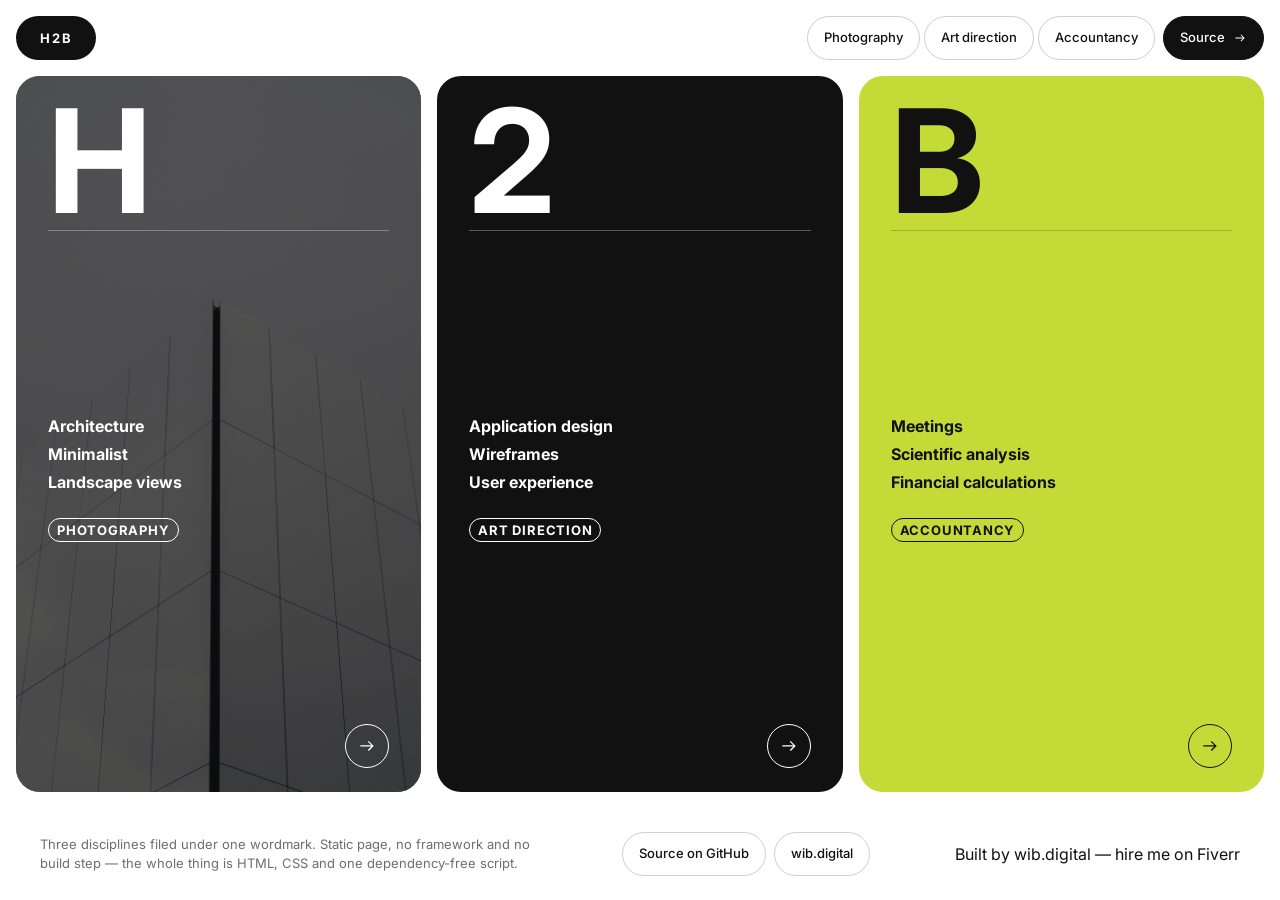
<file: index.html>
<!DOCTYPE html>
<html lang="en">
<head>
  <meta charset="utf-8">
  <meta name="viewport" content="width=device-width, initial-scale=1">
  <!-- Built by Pablo Nieto Pérez — wib.digital
       Need changes or a new build? https://www.fiverr.com/pablonietop -->
  <meta name="author" content="Pablo Nieto Pérez — wib.digital">
  <link rel="author" href="https://www.fiverr.com/pablonietop">

  <title>WIB - H2B Portfolio</title>
  <link rel="icon" href="favicon.ico" sizes="any">
  <link rel="icon" type="image/svg+xml" href="favicon.svg">
  <link rel="icon" type="image/png" href="favicon-96x96.png" sizes="96x96">
  <link rel="apple-touch-icon" href="apple-touch-icon.png">
  <meta name="description" content="A single-page concept layout: three panels — photography, art direction and accountancy — that expand as you move across them. No frameworks, no build step.">
  <link rel="canonical" href="https://pablowib.github.io/H2B-Portfolio/">

  <meta property="og:type" content="website">
  <meta property="og:url" content="https://pablowib.github.io/H2B-Portfolio/">
  <meta property="og:title" content="H2B — Photography, art direction and accountancy in one page">
  <meta property="og:description" content="A single-page concept layout: three panels — photography, art direction and accountancy — that expand as you move across them. No frameworks, no build step.">
  <meta property="og:image" content="https://pablowib.github.io/H2B-Portfolio/assets/img/logo/h2b-logo.png">
  <meta property="og:image:width" content="512">
  <meta property="og:image:height" content="512">
  <meta property="og:image:alt" content="H2B badge: a navy ring around three figures over a globe outline.">

  <link rel="preconnect" href="https://fonts.googleapis.com">
  <link rel="preconnect" href="https://fonts.gstatic.com" crossorigin>
  <link rel="stylesheet" href="https://fonts.googleapis.com/css2?family=Inter:wght@400;500;700&amp;display=swap">

  <link rel="stylesheet" href="assets/css/base.css">
  <link rel="stylesheet" href="assets/css/layout.css">
  <link rel="stylesheet" href="assets/css/components.css">

  <script src="assets/js/main.js" defer></script>
  <script type="application/ld+json">
  {
    "@context": "https://schema.org",
    "@type": "Person",
    "name": "Pablo Nieto Pérez",
    "url": "https://wib.digital",
    "jobTitle": "Web Designer and Developer",
    "sameAs": [
      "https://www.fiverr.com/pablonietop",
      "https://www.linkedin.com/in/pablo-nieto-perez-39a530292"
    ]
  }
  </script>
</head>
<body>
  <a class="skip-link" href="#panels">Skip to the panels</a>

  <header class="site-header">
    <h1 class="wordmark">
      H2B<span class="sr-only"> — photography, art direction and accountancy</span>
    </h1>

    <nav class="site-nav" aria-label="Disciplines">
      <ul class="site-nav__list">
        <li><a class="pill" href="#photography">Photography</a></li>
        <li><a class="pill" href="#art-direction">Art direction</a></li>
        <li><a class="pill" href="#accountancy">Accountancy</a></li>
      </ul>
      <a class="pill pill--solid" href="https://github.com/pabloWIB/H2B-Portfolio" target="_blank" rel="noopener">
        Source
        <svg class="icon" viewBox="0 -960 960 960" width="14" height="14" aria-hidden="true" focusable="false">
          <path fill="currentColor" d="m561-242-43-42 168-168H160v-60h526L517-681l43-42 241 241-240 240Z"></path>
        </svg>
      </a>
    </nav>

    <button class="menu-toggle pill" type="button" aria-expanded="false" aria-controls="mobile-menu">
      <span>Menu</span>
      <span class="menu-toggle__icon" aria-hidden="true"></span>
    </button>
  </header>

  <div class="mobile-menu" id="mobile-menu" role="dialog" aria-modal="true" aria-label="Menu" hidden>
    <nav class="mobile-menu__nav" aria-label="Disciplines and links">
      <ul class="mobile-menu__list">
        <li><a href="#photography">Photography</a></li>
        <li><a href="#art-direction">Art direction</a></li>
        <li><a href="#accountancy">Accountancy</a></li>
      </ul>
      <ul class="mobile-menu__list mobile-menu__list--secondary">
        <li><a href="https://github.com/pabloWIB/H2B-Portfolio" target="_blank" rel="noopener">Source on GitHub</a></li>
        <li><a href="https://wib.digital" target="_blank" rel="noopener">wib.digital</a></li>
      </ul>
    </nav>
  </div>

  <main>
    <section class="panels" id="panels" aria-label="Disciplines">

      <article class="panel panel--photography" id="photography" aria-labelledby="photography-title">
        <img class="panel__media"
             src="assets/img/content/architecture-glass-facade.jpg"
             alt="The corner of a glass office tower rising into a flat grey sky."
             width="485" height="722" fetchpriority="high">
        <div class="panel__inner">
          <p class="panel__letter" aria-hidden="true">H</p>
          <div class="panel__body">
            <ul class="panel__topics">
              <li>Architecture</li>
              <li>Minimalist</li>
              <li>Landscape views</li>
            </ul>
            <p class="panel__text" id="photography-text">
              Explore modern places and build a photo collection for creators to use in
              website projects, shot by <span>talented photographers</span> from around
              the world.
            </p>
            <h2 class="panel__title" id="photography-title">Photography</h2>
          </div>
          <div class="panel__foot">
            <p class="panel__caption" aria-hidden="true">( Modern creations — )</p>
            <button class="panel__toggle" type="button"
                    aria-expanded="false" aria-controls="photography-text">
              <svg class="icon" viewBox="0 -960 960 960" width="20" height="20" aria-hidden="true" focusable="false">
                <path fill="currentColor" d="m561-242-43-42 168-168H160v-60h526L517-681l43-42 241 241-240 240Z"></path>
              </svg>
              <span class="sr-only">Read about photography</span>
            </button>
          </div>
        </div>
      </article>

      <article class="panel panel--art-direction" id="art-direction" aria-labelledby="art-direction-title">
        <div class="panel__inner">
          <p class="panel__letter" aria-hidden="true">2</p>
          <div class="panel__body">
            <ul class="panel__topics">
              <li>Application design</li>
              <li>Wireframes</li>
              <li>User experience</li>
            </ul>
            <p class="panel__text" id="art-direction-text">
              Effective <span>application design</span> built on wireframes and user
              experience work, together with the material that carries a campaign across
              social networks.
            </p>
            <h2 class="panel__title" id="art-direction-title">Art direction</h2>
          </div>
          <div class="panel__foot">
            <p class="panel__caption" aria-hidden="true">( Great experience — )</p>
            <button class="panel__toggle" type="button"
                    aria-expanded="false" aria-controls="art-direction-text">
              <svg class="icon" viewBox="0 -960 960 960" width="20" height="20" aria-hidden="true" focusable="false">
                <path fill="currentColor" d="m561-242-43-42 168-168H160v-60h526L517-681l43-42 241 241-240 240Z"></path>
              </svg>
              <span class="sr-only">Read about art direction</span>
            </button>
          </div>
        </div>
      </article>

      <article class="panel panel--accountancy" id="accountancy" aria-labelledby="accountancy-title">
        <div class="panel__inner">
          <p class="panel__letter" aria-hidden="true">B</p>
          <div class="panel__body">
            <ul class="panel__topics">
              <li>Meetings</li>
              <li>Scientific analysis</li>
              <li>Financial calculations</li>
            </ul>
            <p class="panel__text" id="accountancy-text">
              We shape <span>your workspace</span> and set the direction of the company by
              reading where it stands today, then working towards the mission and the goals
              you set.
            </p>
            <h2 class="panel__title" id="accountancy-title">Accountancy</h2>
          </div>
          <div class="panel__foot">
            <p class="panel__caption" aria-hidden="true">( Clear numbers — )</p>
            <button class="panel__toggle" type="button"
                    aria-expanded="false" aria-controls="accountancy-text">
              <svg class="icon" viewBox="0 -960 960 960" width="20" height="20" aria-hidden="true" focusable="false">
                <path fill="currentColor" d="m561-242-43-42 168-168H160v-60h526L517-681l43-42 241 241-240 240Z"></path>
              </svg>
              <span class="sr-only">Read about accountancy</span>
            </button>
          </div>
        </div>
      </article>

    </section>
  </main>

  <footer class="site-footer">
    <p class="site-footer__note">
      Three disciplines filed under one wordmark. Static page, no framework and no build
      step — the whole thing is HTML, CSS and one dependency-free script.
    </p>
    <ul class="site-footer__links">
      <li>
        <a class="pill" href="https://github.com/pabloWIB/H2B-Portfolio" target="_blank" rel="noopener">Source on GitHub</a>
      </li>
      <li>
        <a class="pill" href="https://wib.digital" target="_blank" rel="noopener">wib.digital</a>
      </li>
    </ul>
    <p class="site-credit">
      Built by <a href="https://wib.digital" rel="noopener">wib.digital</a> —
      <a href="https://www.fiverr.com/pablonietop" rel="noopener">hire me on Fiverr</a>
    </p>
  </footer>
</body>
</html>
</file>
<file: assets/css/base.css>
/* base.css — design tokens, reset, typography, utilities */

/* ── Variables ───────────────────────────────────────────── */

:root {
  /* Palette, derived from the colours the site already used:
     black panel, lime panel (#C3DA37) and a grey pill (#919191,
     darkened here to #6E6E6E so white text on it clears 4.5:1). */
  --color-ink: #111111;
  --color-surface: #ffffff;
  --color-lime: #c3da37;
  --color-muted: #6e6e6e;
  --color-line: rgba(17, 17, 17, 0.2);
  --color-line-inverse: rgba(255, 255, 255, 0.3);

  /* Focus ring colour. Redeclared on dark panels so the ring never
     ends up white on white. */
  --color-focus: var(--color-ink);

  /* Spacing scale: 4 / 8 / 16 / 24 / 32 / 48 / 64 / 96 */
  --space-1: 0.25rem;
  --space-2: 0.5rem;
  --space-3: 1rem;
  --space-4: 1.5rem;
  --space-5: 2rem;
  --space-6: 3rem;
  --space-7: 4rem;
  --space-8: 6rem;

  /* Type scale */
  --text-xs: 0.75rem;
  --text-sm: 0.8125rem;
  --text-base: 1rem;
  --text-md: 1.0625rem;
  --text-lg: 1.25rem;
  --text-display: clamp(5.5rem, 17vw, 9rem);

  --font-sans: "Inter", system-ui, -apple-system, "Segoe UI", sans-serif;
  --leading-tight: 1.1;
  --leading-normal: 1.5;

  --radius-panel: 24px;
  --radius-pill: 999px;

  --border-width: 1px;
  --tap-target: 44px;
  --container-max: 1800px;

  --transition-fast: 160ms ease;
  --transition-panel: 240ms ease;
}

/* ── Reset ───────────────────────────────────────────────── */

*,
*::before,
*::after {
  box-sizing: border-box;
}

html {
  -webkit-text-size-adjust: 100%;
}

body,
h1,
h2,
h3,
p,
ul,
figure {
  margin: 0;
}

ul {
  padding: 0;
  list-style: none;
}

img,
svg {
  display: block;
  max-width: 100%;
}

button {
  margin: 0;
  padding: 0;
  border: 0;
  background: none;
  font: inherit;
  color: inherit;
  cursor: pointer;
}

a {
  color: inherit;
}

/* ── Base ────────────────────────────────────────────────── */

body {
  min-height: 100vh;
  min-height: 100svh;
  display: flex;
  flex-direction: column;
  padding: var(--space-2);
  gap: var(--space-2);
  background: var(--color-surface);
  color: var(--color-ink);
  font-family: var(--font-sans);
  font-size: var(--text-base);
  line-height: var(--leading-normal);
}

h1,
h2,
h3 {
  font-size: inherit;
  font-weight: 700;
  line-height: var(--leading-tight);
}

a {
  text-decoration: none;
}

:focus-visible {
  outline: 2px solid var(--color-focus);
  outline-offset: 3px;
}

/* ── Utilities ───────────────────────────────────────────── */

.sr-only {
  position: absolute;
  width: 1px;
  height: 1px;
  margin: -1px;
  padding: 0;
  border: 0;
  overflow: hidden;
  clip-path: inset(50%);
  white-space: nowrap;
}

.skip-link {
  position: absolute;
  top: var(--space-2);
  left: var(--space-2);
  z-index: 30;
  padding: var(--space-2) var(--space-3);
  border-radius: var(--radius-pill);
  background: var(--color-ink);
  color: var(--color-surface);
  font-size: var(--text-sm);
  font-weight: 500;
  transform: translateY(-200%);
  transition: transform var(--transition-fast);
}

.skip-link:focus-visible {
  transform: translateY(0);
}

.icon {
  flex: none;
}

/* ── Media queries ───────────────────────────────────────── */

@media (prefers-reduced-motion: reduce) {
  *,
  *::before,
  *::after {
    transition-duration: 1ms !important;
    animation-duration: 1ms !important;
    animation-iteration-count: 1 !important;
  }
}
</file>
<file: assets/css/layout.css>
/* layout.css — page shell, header, panel grid, footer */

/* ── Layout ──────────────────────────────────────────────── */

body > * {
  width: 100%;
  max-width: var(--container-max);
  margin-inline: auto;
}

/* Header */

.site-header {
  display: flex;
  align-items: center;
  justify-content: space-between;
  gap: var(--space-2);
}

.site-nav {
  display: none;
  align-items: center;
  gap: var(--space-2);
}

.site-nav__list {
  display: flex;
  align-items: center;
  gap: var(--space-1);
}

/* Main and panels */

main {
  display: flex;
  flex: 1;
  flex-direction: column;
  min-height: 0;
}

.panels {
  display: flex;
  flex: 1;
  flex-direction: column;
  gap: var(--space-2);
}

.panel {
  position: relative;
  display: flex;
  flex: 1 1 auto;
  min-height: 26rem;
  padding: var(--space-4) 0;
  border-radius: var(--radius-panel);
  overflow: hidden;
}

.panel__inner {
  display: flex;
  flex: 1;
  flex-direction: column;
  justify-content: space-between;
  gap: var(--space-5);
  min-width: 0;
  padding-inline: var(--space-4);
}

.panel__body {
  display: flex;
  flex-direction: column;
  align-items: flex-start;
  gap: var(--space-4);
}

.panel__foot {
  display: flex;
  align-items: center;
  justify-content: space-between;
  gap: var(--space-3);
}

/* Footer */

.site-footer {
  display: flex;
  flex-wrap: wrap;
  align-items: center;
  justify-content: space-between;
  gap: var(--space-3);
  padding: var(--space-4) var(--space-4) var(--space-2);
}

.site-footer__links {
  display: flex;
  flex-wrap: wrap;
  gap: var(--space-2);
}

/* ── Media queries ───────────────────────────────────────── */

@media (min-width: 768px) {
  body {
    padding: var(--space-3);
    gap: var(--space-3);
  }

  .site-nav {
    display: flex;
  }

  .panels {
    gap: var(--space-3);
  }

  .panel__inner {
    padding-inline: var(--space-5);
  }
}

@media (min-width: 1024px) {
  .panels {
    flex-direction: row;
  }

  .panel {
    flex: 1 1 0;
    min-width: 0;
    min-height: 30rem;
    transition: flex-grow var(--transition-panel);
  }

  .panel.is-open {
    flex-grow: 1.7;
  }
}

@media (min-width: 1440px) {
  body {
    padding: var(--space-4);
    gap: var(--space-4);
  }

  .panels {
    gap: var(--space-4);
  }

  .panel__inner {
    padding-inline: var(--space-6);
  }
}
</file>
<file: assets/css/components.css>
/* components.css — wordmark, pills, menu, panels, footer */

/* ── Wordmark ────────────────────────────────────────────── */

.wordmark {
  display: flex;
  align-items: center;
  min-height: var(--tap-target);
  padding-inline: var(--space-4);
  border-radius: var(--radius-pill);
  background: var(--color-ink);
  color: var(--color-surface);
  font-size: var(--text-sm);
  letter-spacing: 0.14em;
  transition: background-color var(--transition-fast), color var(--transition-fast);
}

a.wordmark:hover {
  background: var(--color-lime);
  color: var(--color-ink);
}

/* ── Pills ───────────────────────────────────────────────── */

.pill {
  display: inline-flex;
  align-items: center;
  justify-content: center;
  gap: var(--space-2);
  min-height: var(--tap-target);
  padding-inline: var(--space-3);
  border: var(--border-width) solid var(--color-line);
  border-radius: var(--radius-pill);
  font-size: var(--text-sm);
  font-weight: 500;
  white-space: nowrap;
  transition: background-color var(--transition-fast),
              color var(--transition-fast),
              border-color var(--transition-fast);
}

.pill:hover {
  border-color: var(--color-ink);
  background: var(--color-ink);
  color: var(--color-surface);
}

.pill:active {
  background: var(--color-muted);
  border-color: var(--color-muted);
}

.pill--solid {
  border-color: var(--color-ink);
  background: var(--color-ink);
  color: var(--color-surface);
}

.pill--solid:hover {
  border-color: var(--color-lime);
  background: var(--color-lime);
  color: var(--color-ink);
}

/* ── Menu toggle and mobile menu ─────────────────────────── */

.menu-toggle {
  gap: var(--space-3);
  padding-inline: var(--space-3) var(--space-1);
}

.menu-toggle__icon {
  position: relative;
  width: 2.25rem;
  height: 2.25rem;
  border-radius: var(--radius-pill);
  background: var(--color-muted);
  transition: background-color var(--transition-fast);
}

.menu-toggle__icon::before,
.menu-toggle__icon::after {
  content: "";
  position: absolute;
  left: 50%;
  width: 1rem;
  height: 2px;
  border-radius: 2px;
  background: var(--color-surface);
  transform: translate(-50%, -50%);
  transition: top var(--transition-fast), transform var(--transition-fast);
}

.menu-toggle__icon::before {
  top: calc(50% - 4px);
}

.menu-toggle__icon::after {
  top: calc(50% + 4px);
}

.menu-toggle:hover .menu-toggle__icon {
  background: var(--color-lime);
}

.menu-toggle:hover .menu-toggle__icon::before,
.menu-toggle:hover .menu-toggle__icon::after {
  background: var(--color-ink);
}

.menu-toggle[aria-expanded="true"] .menu-toggle__icon::before,
.menu-toggle[aria-expanded="true"] .menu-toggle__icon::after {
  top: 50%;
}

.menu-toggle[aria-expanded="true"] .menu-toggle__icon::before {
  transform: translate(-50%, -50%) rotate(45deg);
}

.menu-toggle[aria-expanded="true"] .menu-toggle__icon::after {
  transform: translate(-50%, -50%) rotate(-45deg);
}

.mobile-menu {
  position: fixed;
  inset: 0;
  z-index: 20;
  display: flex;
  align-items: flex-end;
  padding: var(--space-2);
  background: rgba(17, 17, 17, 0.6);
}

.mobile-menu[hidden] {
  display: none;
}

body.has-menu-open {
  overflow: hidden;
}

.mobile-menu__nav {
  width: 100%;
  max-height: calc(100svh - var(--space-6));
  padding: var(--space-4);
  border-radius: var(--radius-panel);
  background: var(--color-surface);
  overflow-y: auto;
}

.mobile-menu__list a {
  display: flex;
  align-items: center;
  min-height: var(--tap-target);
  padding-inline: var(--space-2);
  border-radius: var(--radius-pill);
  font-size: var(--text-lg);
  font-weight: 700;
  transition: background-color var(--transition-fast), color var(--transition-fast);
}

.mobile-menu__list a:hover {
  background: var(--color-ink);
  color: var(--color-surface);
}

.mobile-menu__list--secondary {
  margin-top: var(--space-3);
  padding-top: var(--space-3);
  border-top: var(--border-width) solid var(--color-line);
}

.mobile-menu__list--secondary a {
  font-size: var(--text-base);
  font-weight: 500;
  color: var(--color-muted);
}

.mobile-menu__list--secondary a:hover {
  color: var(--color-surface);
}

/* ── Panels ──────────────────────────────────────────────── */

.panel__media {
  position: absolute;
  inset: 0;
  z-index: -2;
  width: 100%;
  height: 100%;
  object-fit: cover;
}

/* Scrim over the photograph: the sky behind the type is a mid grey,
   so white text needs it to clear 4.5:1. */
.panel--photography::after {
  content: "";
  position: absolute;
  inset: 0;
  z-index: -1;
  background: linear-gradient(180deg, rgba(17, 17, 17, 0.45), rgba(17, 17, 17, 0.58));
}

.panel--photography,
.panel--art-direction {
  color: var(--color-surface);
  /* Flip the focus ring too, so it never lands white on white. */
  --color-focus: var(--color-surface);
}

.panel--photography {
  background: var(--color-muted);
  isolation: isolate;
}

.panel--art-direction {
  background: var(--color-ink);
}

.panel--accountancy {
  background: var(--color-lime);
}

.panel__letter {
  padding-bottom: var(--space-2);
  border-bottom: var(--border-width) solid var(--color-line-inverse);
  font-size: var(--text-display);
  font-weight: 700;
  line-height: 0.85;
}

.panel--accountancy .panel__letter {
  border-bottom-color: var(--color-line);
}

.panel__topics {
  display: flex;
  flex-direction: column;
  gap: var(--space-1);
  font-weight: 700;
}

.panel__text {
  max-width: 62ch;
  font-size: var(--text-md);
}

.panel__text span {
  text-decoration: underline;
  text-underline-offset: 3px;
}

.panel__title {
  padding: var(--space-1) var(--space-2);
  border: var(--border-width) solid currentColor;
  border-radius: var(--radius-pill);
  font-size: var(--text-sm);
  letter-spacing: 0.06em;
  text-transform: uppercase;
}

.panel__caption {
  display: none;
  font-size: var(--text-xs);
  letter-spacing: 0.04em;
}

.panel__toggle {
  display: none;
  align-items: center;
  justify-content: center;
  min-width: var(--tap-target);
  min-height: var(--tap-target);
  margin-left: auto;
  border: var(--border-width) solid currentColor;
  border-radius: var(--radius-pill);
  transition: background-color var(--transition-fast), color var(--transition-fast);
}

.panel__toggle .icon {
  transition: transform var(--transition-fast);
}

.panel__toggle:hover .icon,
.panel__toggle:focus-visible .icon {
  transform: translateX(2px);
}

/* Pills sitting on a coloured panel follow the panel's own ink. */

.panel .pill {
  border-color: currentColor;
}

.panel .pill:hover {
  border-color: var(--color-surface);
  background: var(--color-surface);
  color: var(--color-ink);
}

/* ── Footer ──────────────────────────────────────────────── */

.site-footer__note {
  max-width: 62ch;
  font-size: var(--text-sm);
  color: var(--color-muted);
}

/* ── Media queries ───────────────────────────────────────── */

@media (min-width: 768px) {
  /* The nav pills take over from here, so the sheet is dropped
     from the tab order entirely. */
  .menu-toggle {
    display: none;
  }
}

@media (min-width: 1024px) {
  /* Wide screens get the collapsed / expanded interaction:
     topics by default, the full text once a panel opens. */
  .panel__text {
    display: none;
  }

  /* 404: a lone panel with nothing to expand, so its text always shows. */
  .panel__text--always {
    display: block;
  }

  .panel__toggle {
    display: flex;
  }

  .panel.is-open .panel__topics {
    display: none;
  }

  .panel.is-open .panel__text,
  .panel.is-open .panel__caption {
    display: block;
  }

  .panel.is-open .panel__toggle {
    background: var(--color-surface);
    color: var(--color-ink);
  }

  .panel--accountancy.is-open .panel__toggle {
    background: var(--color-ink);
    color: var(--color-surface);
  }

  .panel__toggle:hover {
    background: var(--color-surface);
    color: var(--color-ink);
  }

  .panel--accountancy .panel__toggle:hover {
    background: var(--color-ink);
    color: var(--color-surface);
  }
}
</file>
